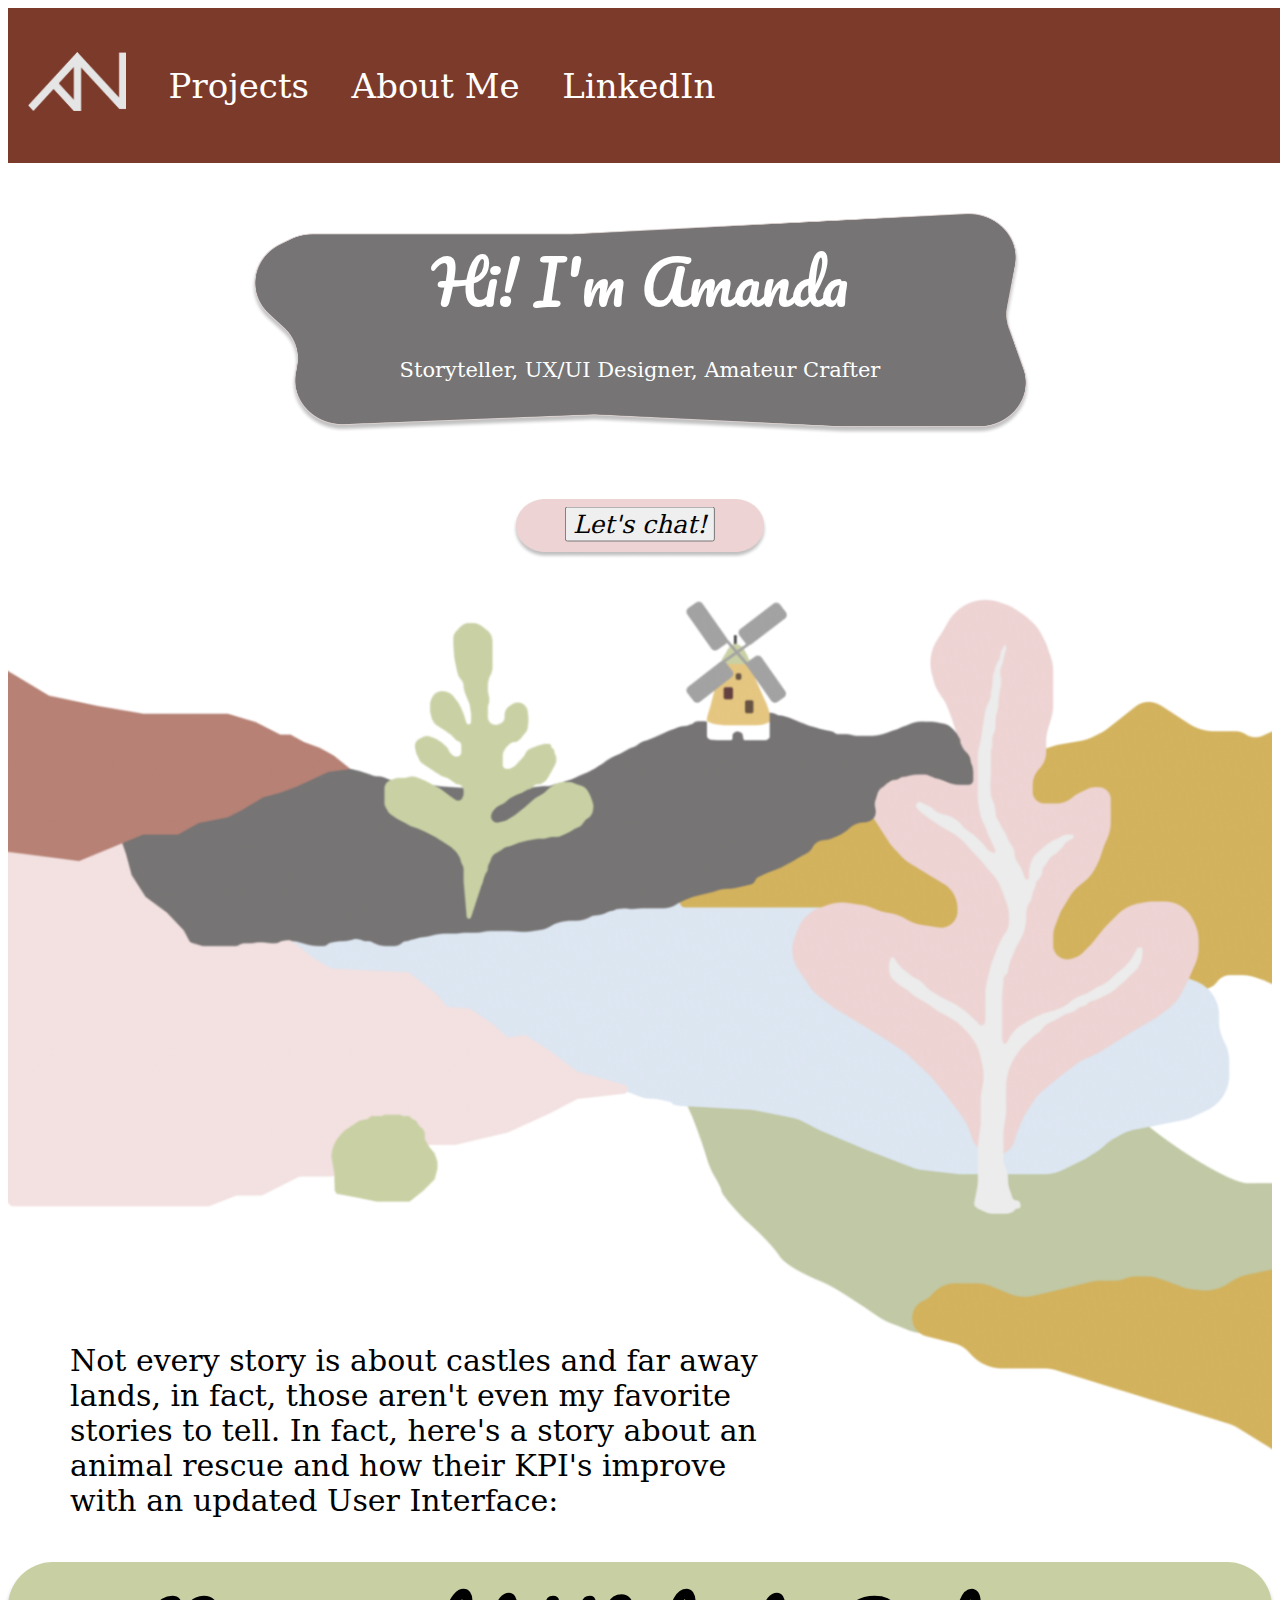
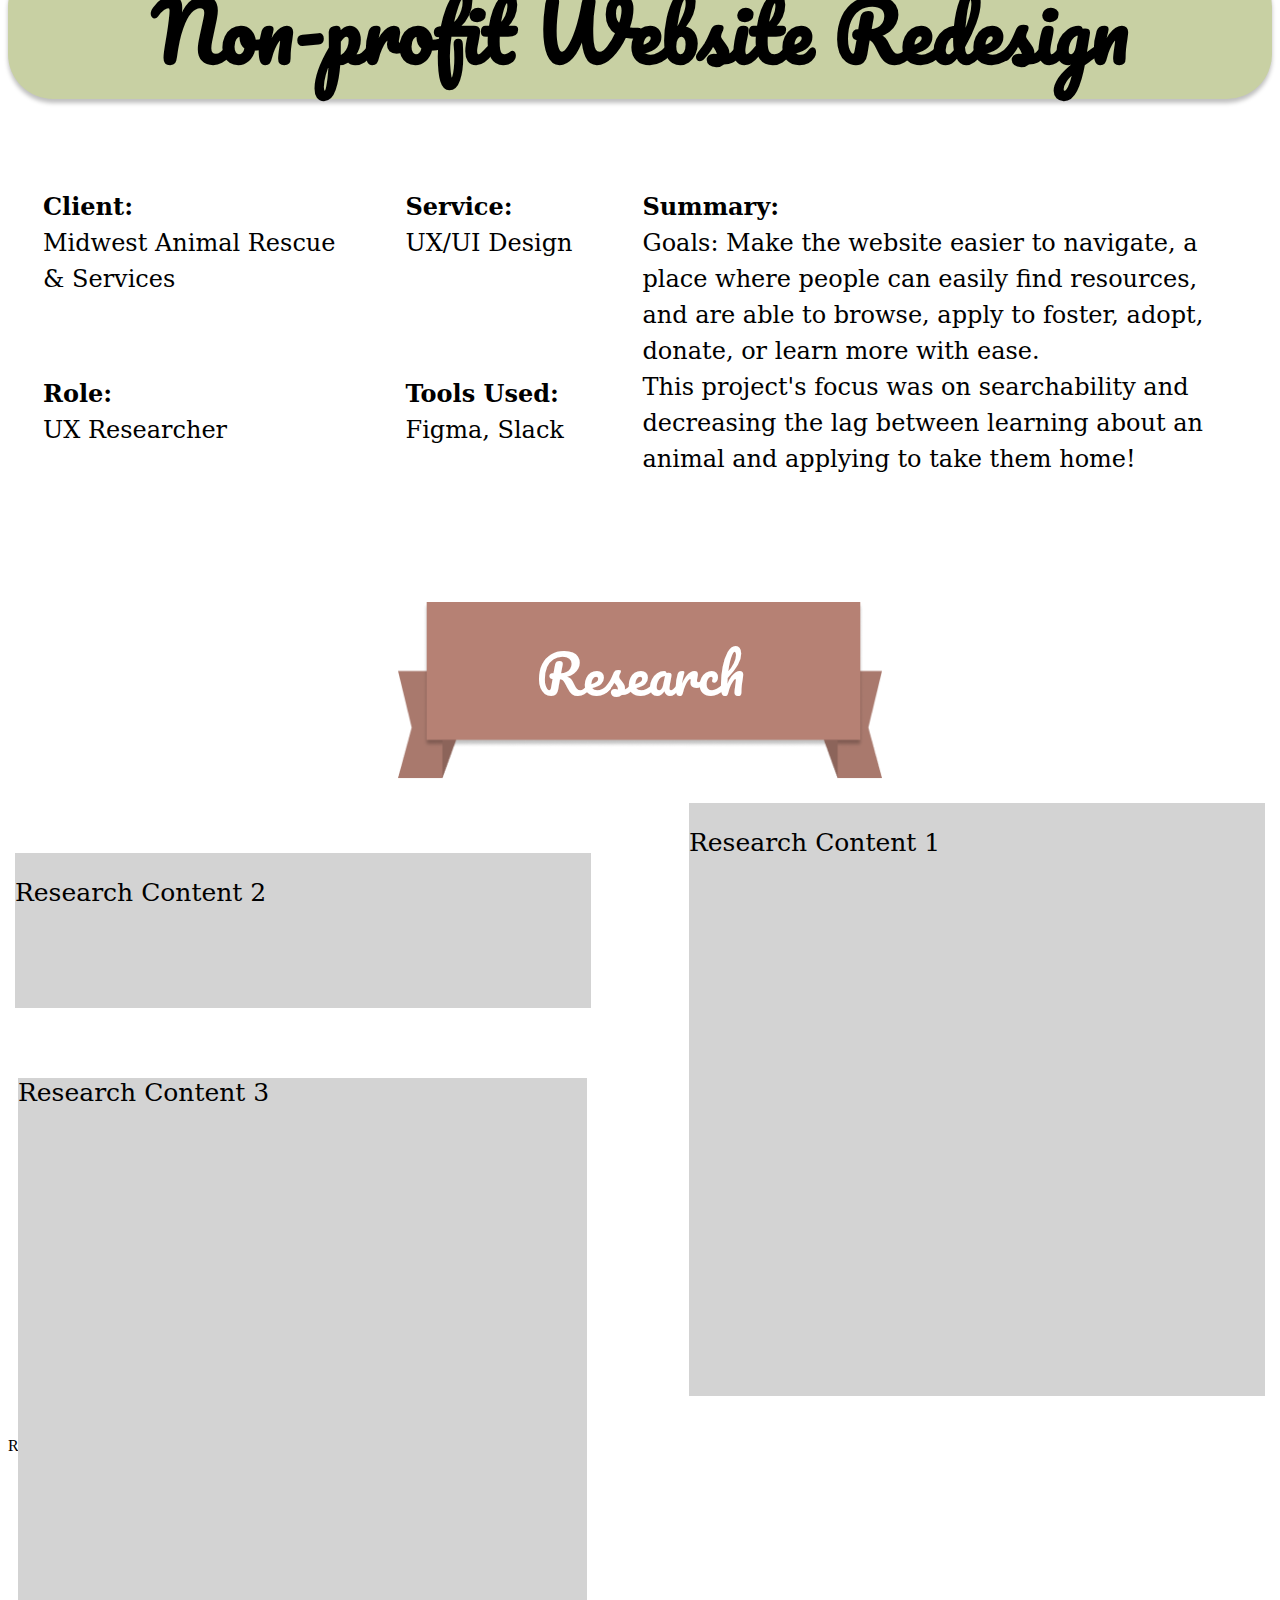
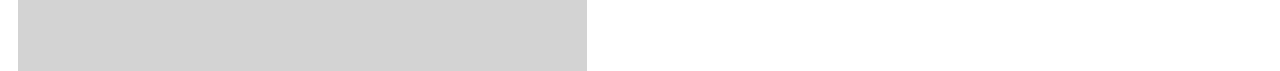
<file: index.html>
<!DOCTYPE html>
<html>
<head>
  <link href="CSS/style.css" type="text/css" rel="stylesheet">
  <title>Amanda Noren UX Design</title>
  <link href="https://fonts.googleapis.com/css2?family=Gentium+Book+Basic&family=Pacifico&display=swap" rel="stylesheet"> 
</head>
<body>
<section class="home">
  <nav id="navBar">
    <p><a href="index.html"><img src="Images/Logo.png" alt="Amanda Noren Design Home" width="98" height="59.46"></a></p>
    <div id="navigation">
      <p><a href="#">Projects</a></p>
      <p><a href="../html/about.html">About Me</a></p>
      <p><a href="https://www.linkedin.com/in/amanda-noren/">LinkedIn</a></p>
    </div>
    </nav>
  <div class="container">
    <img src="Images/Name Bkg.png" width= 781px height= 222px>
    <p class="centered">Hi! I'm Amanda</p>
    <p class= "under"> Storyteller, UX/UI Designer, Amateur Crafter</p>
  </div>
  <div class="container" class="tupperware">
    <img src="Images/Button.png" width=256px height=60px>
    <button type="button" class="middle">Let's chat!</button>
  </div>
  <div class="heroImg">
    <img src="Images/Scene.png" width= 100% height= 200%>
    <p class="bottomLeft">Not every story is about castles and far away lands, in fact, those aren't even my favorite stories to tell. In fact, here's a story about an animal rescue and how their KPI's improve with an updated User Interface:</p>
  </div>
  <div class= "caseName">
      <p><h2>Non-profit Website Redesign</h2></p>
  </div>
  <div class="grid-container">
    <div class="item1"><b>Client:</b><br>Midwest Animal Rescue <br>& Services</div>
    <div class="item2"><b>Service:</b><br>UX/UI Design</div>
    <div class="item3"><b>Summary:</b><br>Goals: Make the website easier to navigate, a place where people can easily find resources, and are able to browse, apply to foster, adopt, donate, or learn more with ease. <br>This project's focus was on searchability and decreasing the lag between learning about an animal and applying to take them home!</div>  
    <div class="item4"><b>Role:</b><br>UX Researcher</div>
    <div class="item5"><b>Tools Used:</b><br>Figma, Slack</div>
  </div>
  <div class= "container" class="box-collection">
    <div class="container" class="banner">
    <img src="Images/Banner.png" width=484.2px height=177.3px></div>
    <p class="align">Research</p> </div>
    <div class= "research-content1"width=467px height=593px>
        <p>Research Content 1</p> </div>
    <div class= "research-content2"width=467px height=593px>
        <p>Research Content 2</p> </div>
    <div class= "research-content3"width=467px height=593px>
        <p>Research Content 3</p> </div>
     <div class= "research-content4"width=467px height=593px>
        <p>Research Content 4</p> </div>
  </div>
  </section>
  

</body>
<script src="../js/index.js"
></script>
</html>
</file>
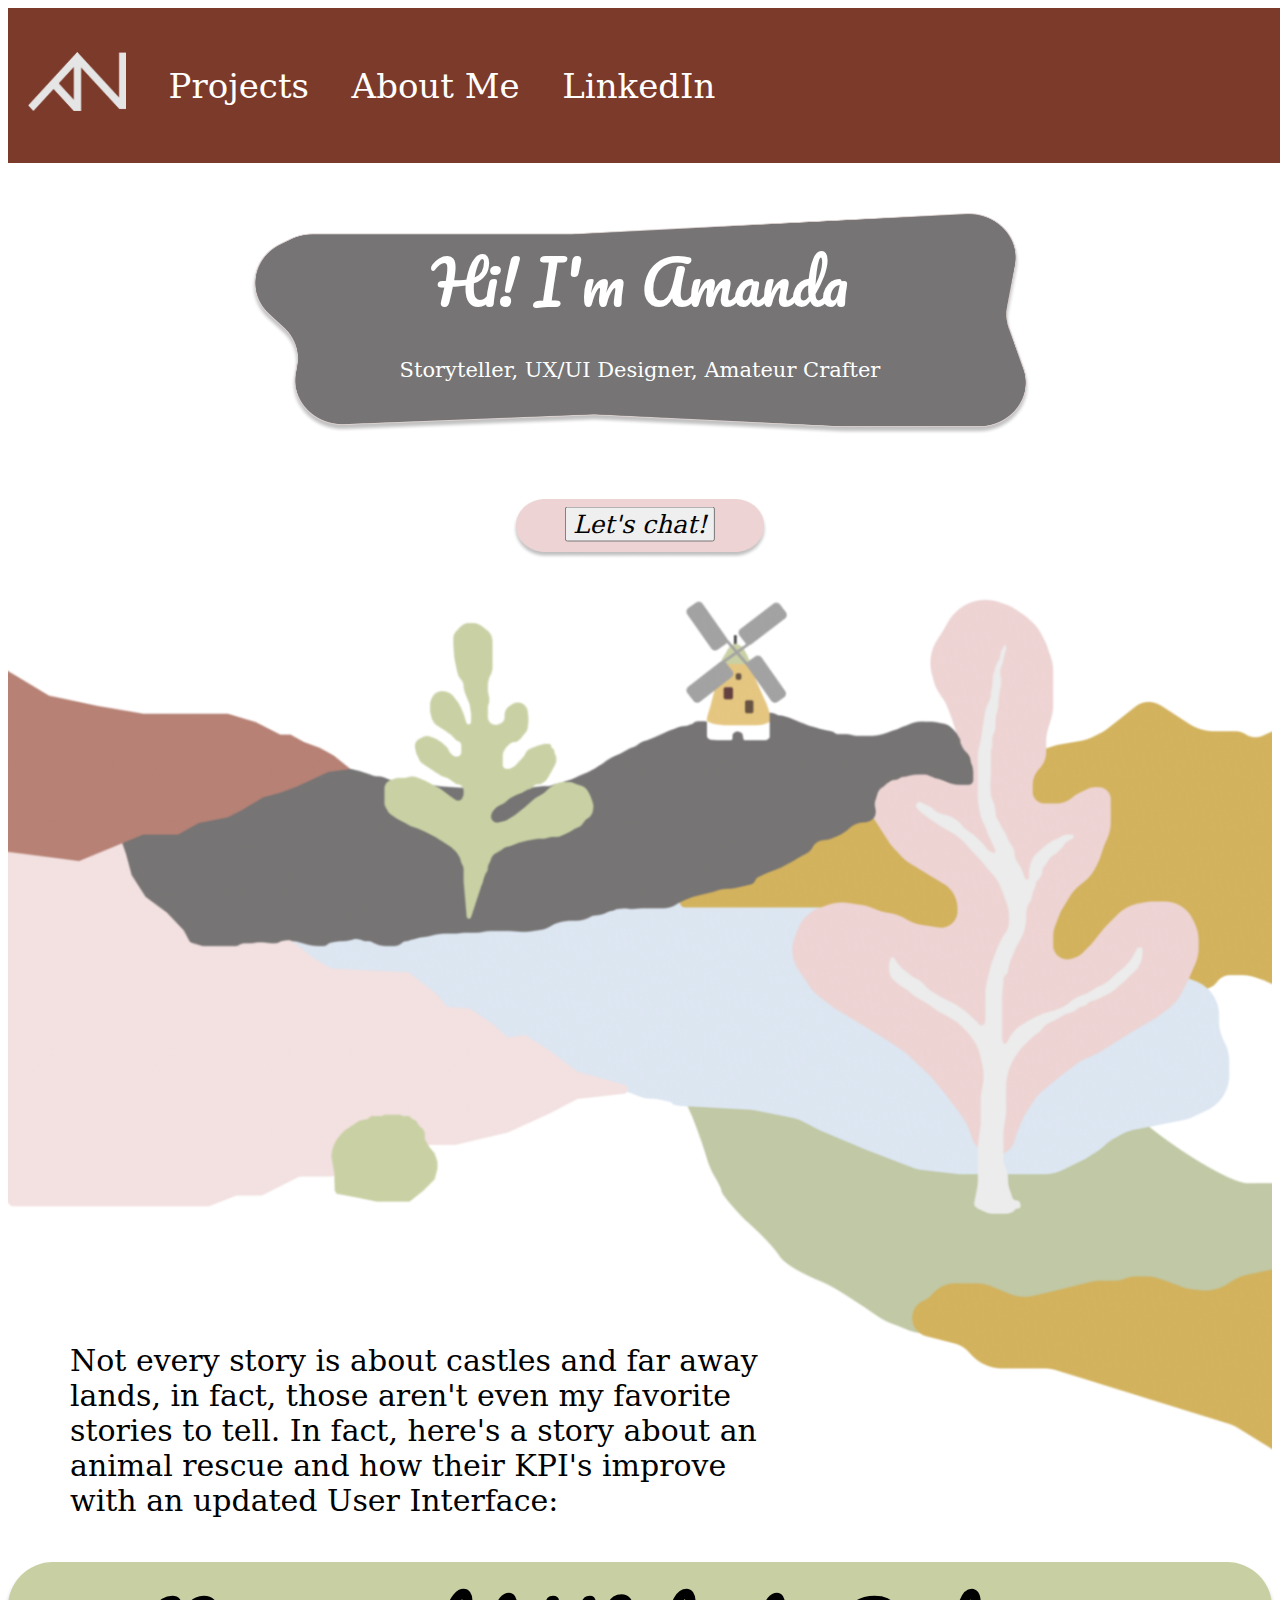
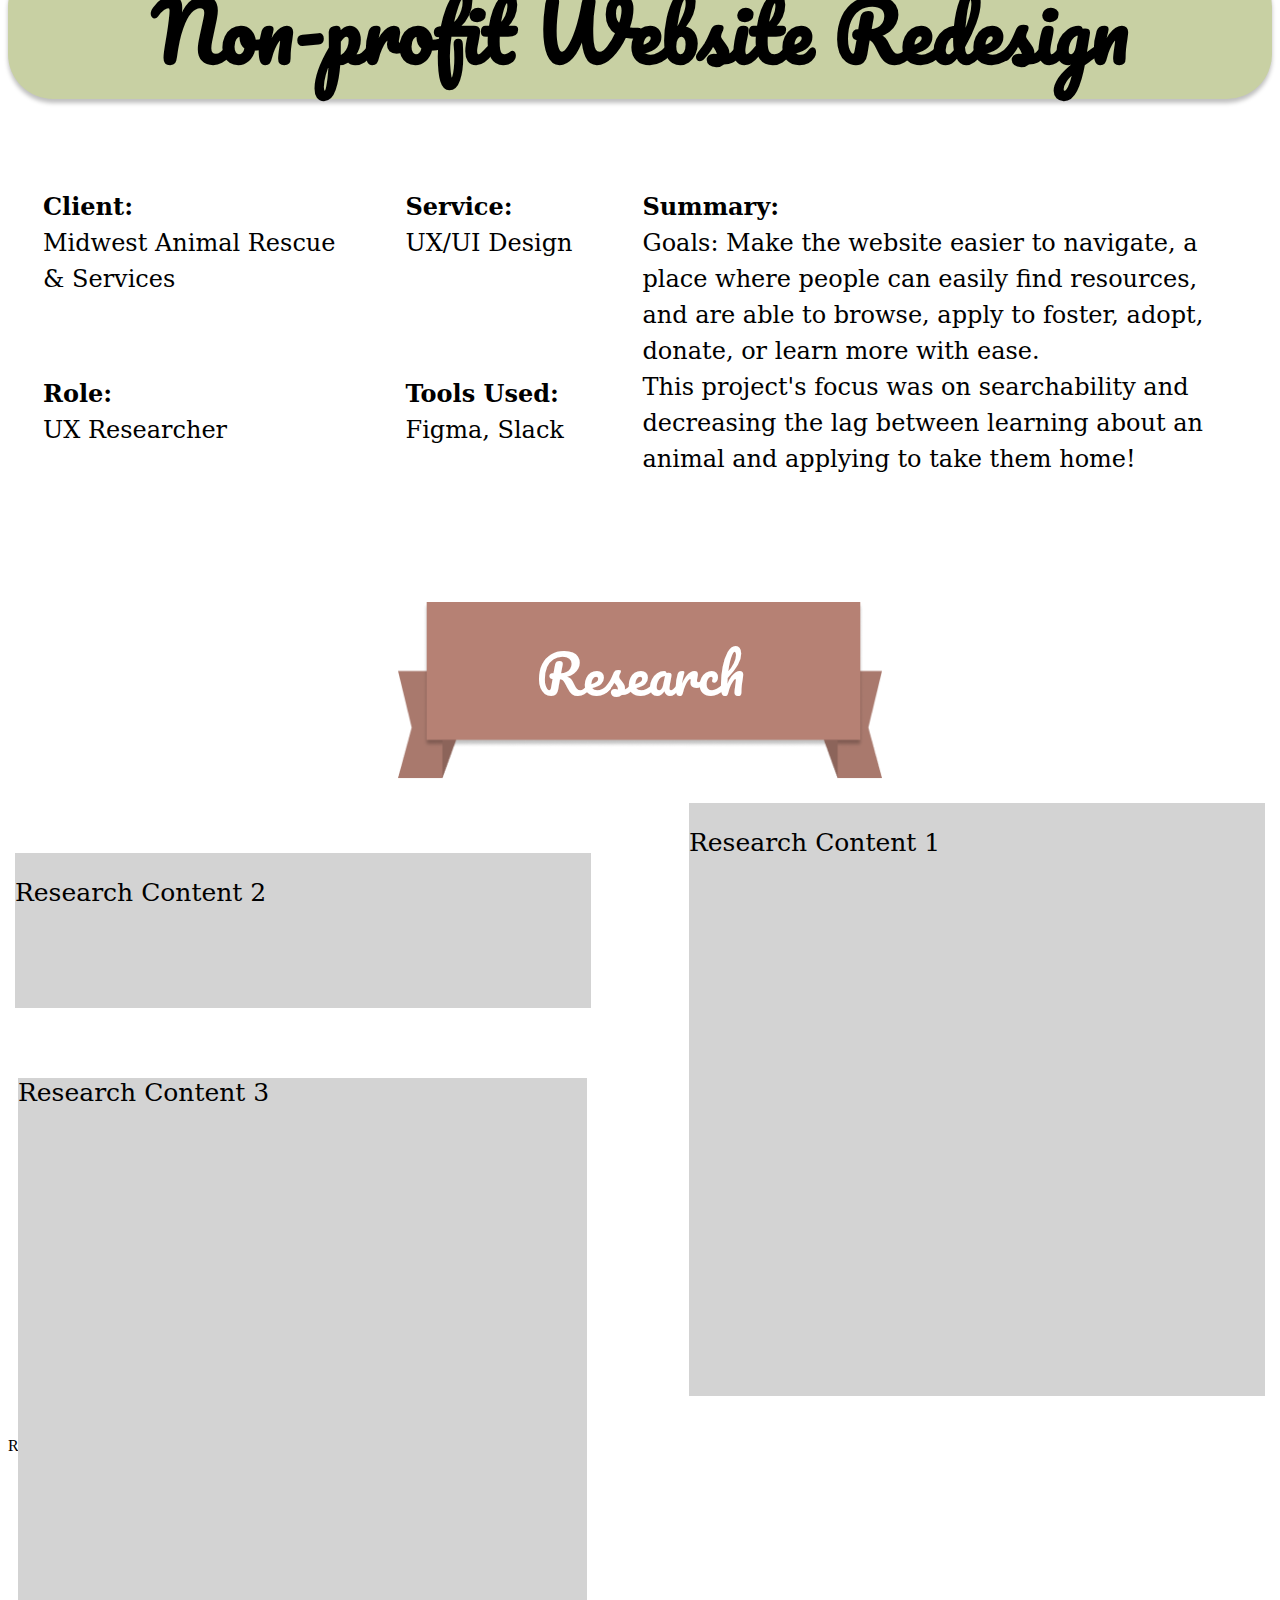
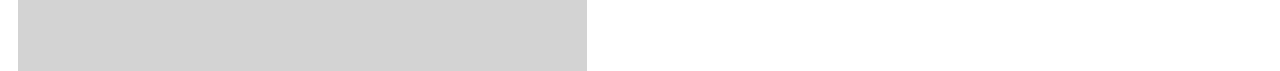
<file: html/index.html>
<!DOCTYPE html>
<html>
<head>
  <link href="../CSS/style.css" type="text/css" rel="stylesheet">
  <title>Amanda Noren UX Design</title>
  <link href="https://fonts.googleapis.com/css2?family=Gentium+Book+Basic&family=Pacifico&display=swap" rel="stylesheet"> 
</head>
<body>
<section class="home">
  <nav id="navBar">
    <p><a href="../html/index.html"><img src="../Images/Logo.png" alt="Amanda Noren Design Home" width="98" height="59.46"></a></p>
    <div id="navigation">
      <p><a href="#">Projects</a></p>
      <p><a href="../html/about.html">About Me</a></p>
      <p><a href="https://www.linkedin.com/in/amanda-noren/">LinkedIn</a></p>
    </div>
    </nav>
  <div class="container">
    <img src="../Images/Name Bkg.png" width= 781px height= 222px>
    <p class="centered">Hi! I'm Amanda</p>
    <p class= "under"> Storyteller, UX/UI Designer, Amateur Crafter</p>
  </div>
  <div class="container" class="tupperware">
    <img src="../Images/Button.png" width=256px height=60px>
    <button type="button" class="middle">Let's chat!</button>
  </div>
  <div class="heroImg">
    <img src="../Images/Scene.png" width= 100% height= 200%>
    <p class="bottomLeft">Not every story is about castles and far away lands, in fact, those aren't even my favorite stories to tell. In fact, here's a story about an animal rescue and how their KPI's improve with an updated User Interface:</p>
  </div>
  <div class= "caseName">
      <p><h2>Non-profit Website Redesign</h2></p>
  </div>
  <div class="grid-container">
    <div class="item1"><b>Client:</b><br>Midwest Animal Rescue <br>& Services</div>
    <div class="item2"><b>Service:</b><br>UX/UI Design</div>
    <div class="item3"><b>Summary:</b><br>Goals: Make the website easier to navigate, a place where people can easily find resources, and are able to browse, apply to foster, adopt, donate, or learn more with ease. <br>This project's focus was on searchability and decreasing the lag between learning about an animal and applying to take them home!</div>  
    <div class="item4"><b>Role:</b><br>UX Researcher</div>
    <div class="item5"><b>Tools Used:</b><br>Figma, Slack</div>
  </div>
  <div class= "container" class="box-collection">
    <div class="container" class="banner">
    <img src="../Images/Banner.png" width=484.2px height=177.3px></div>
    <p class="align">Research</p> </div>
    <div class= "research-content1"width=467px height=593px>
        <p>Research Content 1</p> </div>
    <div class= "research-content2"width=467px height=593px>
        <p>Research Content 2</p> </div>
    <div class= "research-content3"width=467px height=593px>
        <p>Research Content 3</p> </div>
     <div class= "research-content4"width=467px height=593px>
        <p>Research Content 4</p> </div>
  </div>
  </section>
  

</body>
<script src="../js/index.js"
></script>
</html>
</file>
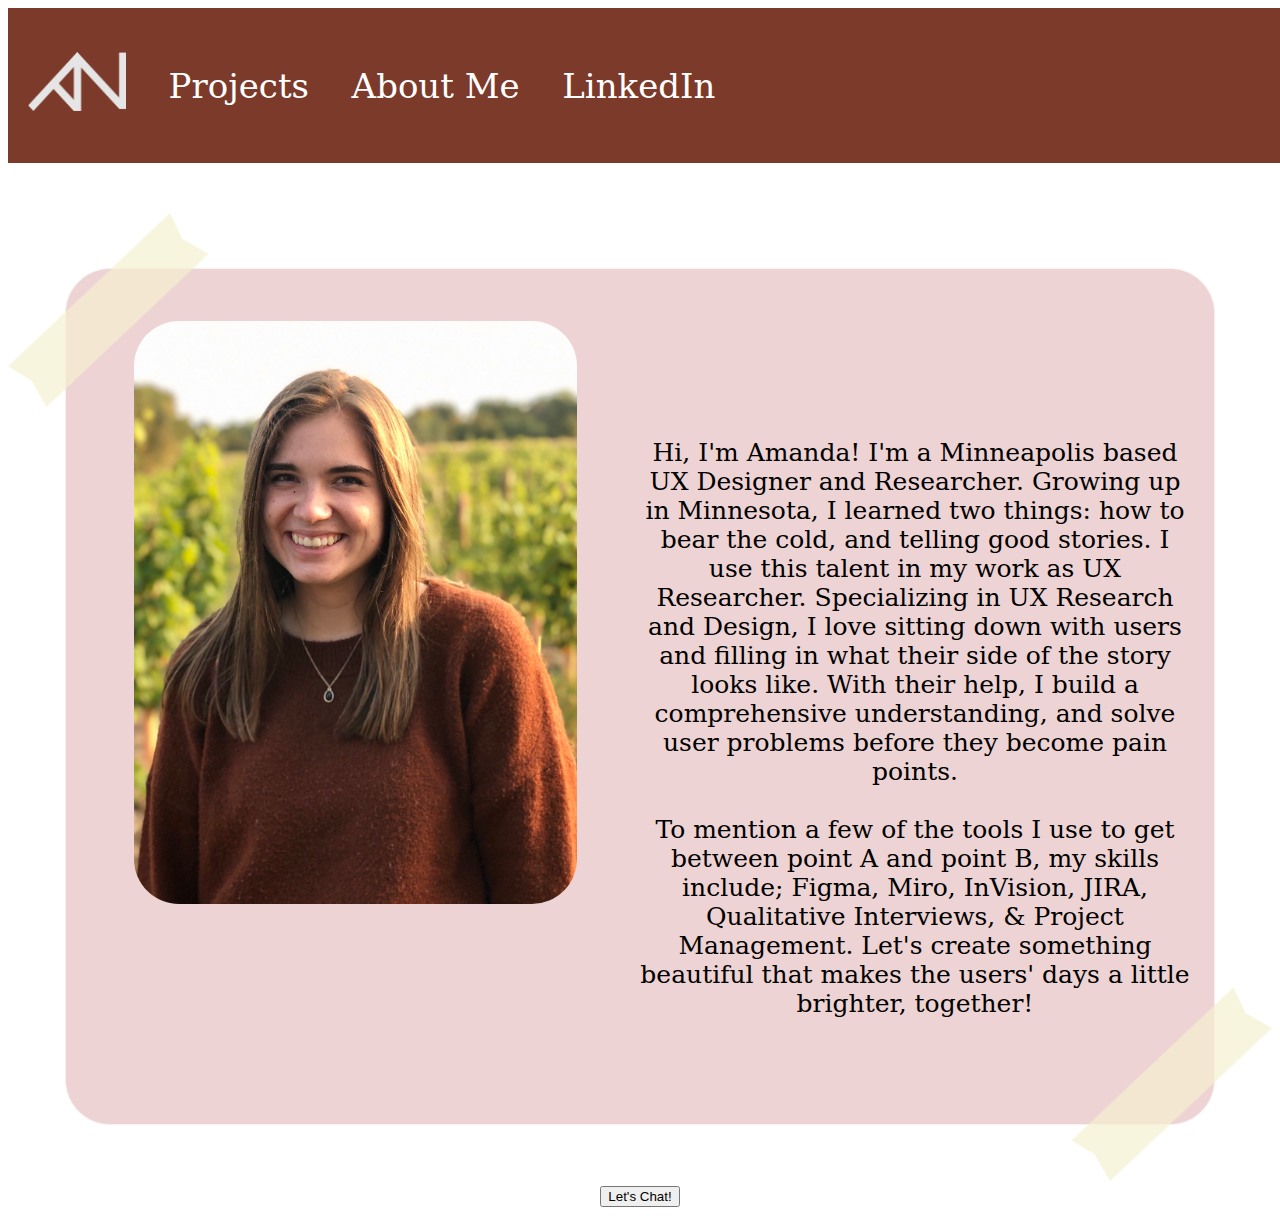
<file: html/about.html>
<!DOCTYPE html>
<html>
    <meta charset="UTF-8">
    <meta name="viewport" content="width=device-width, initial-scale=1">
<head>
  <link href="../CSS/style.css" type="text/css" rel="stylesheet">
  <title>About Amanda</title>
  <link href="https://fonts.googleapis.com/css2?family=Gentium+Book+Basic&family=Pacifico&display=swap" rel="stylesheet"> 
</head>
<body>
    <section class="home">
        <nav id="navBar">
          <p><a href="../index.html"><img src="../Images/Logo.png" alt="Amanda Noren Design Home" width="98" height="59.46"></a></p>
          <div id="navigation">
            <p><a href="#">Projects</a></p>
            <p><a href="../html/about.html">About Me</a></p>
            <p><a href="https://www.linkedin.com/in/amanda-noren/">LinkedIn</a></p>
          </div>
          </nav>
<section class="aboutMe">
    <div class="parent">
    <img class= "craft" src="../Images/About Me Background.png">
    <img class="amanda" src="../Images/IMG_1997 2.jpg">
        <p class="Hi">It's Nice to Meet You!</p>
        <p class="bio">Hi, I'm Amanda! I'm a Minneapolis based UX Designer and Researcher. Growing up in Minnesota, I learned two things: how to bear the cold, and telling good stories. I use this talent in my work as UX Researcher.

        Specializing in UX Research and Design, I love sitting down with users and filling in what their side of the story looks like. With their help, I build a comprehensive understanding, and solve user problems before they become pain points. <br><br>
        
        To mention a few of the tools I use to get between point A and point B, my skills include; Figma, Miro, InVision, JIRA, Qualitative Interviews, & Project Management.
        
        Let's create something beautiful that makes the users' days a little brighter, together!</p>
        
      <button class= "button" type="button">Let's Chat!</button>
    </div> 
    
    
 
</section>
</body>
  </html>
</file>
<file: CSS/style.css>
#navBar {
    display: flex;
    flex-direction: row;
    margin: 0px 0px;
    font-family: "Gentium Book Basic", "serif";
    background-color: #7C3A2A;
    color: white;
    width: 100%;
    padding: 20px;
    font-size: 24px;
    text-decoration: none;
    
  }
  #navBar h1 {
    width: 25%;
    font-weight: 500;
    font-style: normal;
    text-decoration: none;
  }
  #navigation {
    display: flex;
    width: 50%;
    align-items: center;
    justify-content: space-evenly;
    text-decoration: none;
  }
  a {
    text-decoration: none;
    color: white;
    font-family:"Gentium Book Basic", "serif";
    align-items: center;
    font-size: 34px;
  }
  .container {
    position: relative;
    text-align: center;
    color: white;
    padding-top: 50px;
    padding-bottom: 10px;
  }

.centered {
    position: absolute;
    top: 20%;
    left: 50%;
    text-align: center;
    transform: translate(-50%, -50%);
    font-family: "Pacifico", "cursive";
    font-size: 60px;

  }

.under {
    position: absolute;
    top: 65%;
    left: 50%;
    transform: translate(-50%, -50%);
    font-family: "Gentium Book Basic", "serif";
    font-size: 21px;
    padding: 30px;
}
.tupperware {
    position: relative;
    text-align: center;
    color: black;
    padding: 5px; 
  }
.middle {
    position: absolute;
    top: 60%;
    left: 50%;
    transform: translate(-50%, -50%);
    font-family: "Gentium Book Basic", "serif";
    font-size: 25px;
    font-style: italic;
}

.heroImg {
    position: relative;
    text-align:left;
    color: black;
    padding-top: 25px;
    padding-bottom: 20px;
}

.bottomLeft {
    position: absolute;
    top: 80%;
    left: 62px;
    font-family: "Gentium Book Basic", "serif";
    font-size: 30px;
    width: 691px;
    height: 225px;
}
.caseName {
    position: relative;
    text-align: center;
    margin: 0px 0px;
    background: #c8d0a3;
    box-shadow: 0px 4px 4px rgba(0,0,0,0.25);
    border-radius: 45px;
    font-family: "Pacifico", "cursive";
    color:black;
    font-size: 52px;
}
.item1 { grid-area: client; }
.item2 { grid-area: service; }
.item3 { grid-area: summary; }
.item4 { grid-area: role; }
.item5 { grid-area: tools; }

.grid-container {
  display: grid;
  grid-template-areas:
    'client client service service summary summary'
    'role role tools tools summary summary';
  grid-gap: 10px;
  background-color: #fff;
  padding: 5px;
  table-layout: fixed;
  border-spacing: 0px;
  margin-left: auto;
  font-family: "Gentium Book Basic", "serif";
  line-height: 1.5;
  font-size: 24px;
}

.grid-container > div {
  background-color: rgba(255, 255, 255, 0.8);
  text-align: left;
  padding: 20px 30px;
  }
.box-collection {
    position: relative;
    text-align: left;
    color: black;
    padding: 5px; 
    padding-top: 40px;
    width: 100%;
    
}

.banner {
  position: relative;
  left: 418px;
  top: 10px;
  margin-bottom: 8px;
  
}
.align {
  font-family: "Pacifico", "cursive";
  font-size: 54px;
  font-style: normal;
  position: absolute;
  top: 39%;
  left: 50%;
  transform: translate(-50%, -50%);
   
}
.research-content1 {
    position: absolute;
    right: 15px;
    top: 205x;
    font-family: "Gentium Book Basic", "serif";
    font-size: 25px;
    height:593px;
    width:45%;
    background: lightgray;}
.research-content2 {
   margin-top: 50px;
    position: absolute;
    left: 15px;
    top: 300x;
    font-family: "Gentium Book Basic", "serif";
    font-size: 25px;
    height:155px;
    width:45%;
    background: lightgray;
}
.research-content3 {
    position: relative;
    left: 10px;
    top: 250px;
    font-family: "Gentium Book Basic", "serif";
    font-size: 25px;
    height:593px;
    width:45%;
    background: lightgray;}

/* .research-content4 {
    position: relative;
    right: 15px;
    top: 885px;
    font-family: "Gentium Book Basic", "serif";
    font-size: 25px;
    height:257px;
    width:45%;
    background: lightgray;} */

.parent {
  position: relative;
  text-align: center;
  color: white;
  padding-top: 50px;
  padding-bottom: 10px;
}

.craft {
  position: relative;
  width: 100%
}
.amanda {
  position: absolute;
  width: 35%;
  left: 10%;
  top: 15%;
  border-radius: 45px;
}

.Hi {
  position: absolute;
  color: black;
  font-family: "Pacifico", "cursive";
  left: 1500px;
  bottom: 775px;
  /* I have no idea what's happening here */
  font-size: 48px;
}
  
.bio {
  position: absolute;
  left: 50%;
  top: 250px;
  width: 550px;
  height: 494px;
  font-family: "Gentium Book Basic" , "serif";
  font-style: normal;
  font-weight: normal;
  font-size: 25px;
  /* line-height: 29px; */
  color: #000000;
} */

/* .button{
  position: relative;
  width: 256px;
  height: 69px;
  color: black;
  font-style:italic;
  font-family: "Gentium Book Basic", "cursive";
  font-weight: bold;
  font-size: 36px;
  line-height: 46px;
  border-radius: 45px;
  background: rgba(139, 123, 68, 0.39);
  border: none;
} */


.workHeader {
  position: absolute;
  align-items: center;
}
.workBanner {
  width: 50%;
  height: 250px;
  align-items: center;
  justify-content: center;
 
  
}
.northPole {
    position: absolute;
    left: 125%;
    top: 2%;
    font-family: "Pacifico", "cursive";
    font-size: 60px;
}
.container2 {
  display: flex;
  flex-wrap: wrap;
  flex-flow: row wrap;
  justify-content: center;
}
/* I'm almost positive that container is doing absolutely nothing */


  .mnDNRparent {
  position: absolute;
  top: 0;
  left: 0;
  }

  .DNRbkg {
    position: absolute;
    top: 4600px;
    left: 10px;
  }

  .DNRimg {
    position: absolute;
    top: 4720px;
    left: 40px;
  }

  .project1 {
    position: relative;
    top: 1700px;
    left: 370px;
  }

.dnrTXT1 {
  font-size: 42px;
  font-style: italic;
  background: #767474;
  border: 1px solid #A88E8E;
  box-sizing: border-box;
  border-radius: 45px;
  color: white;
  height: 114px;
  width: 503px;
  overflow-wrap: normal;
  padding-top: 10px;
  padding-right: 5px;
  text-align:center;
  font-family:"Gentium Book Basic", "cursive";
} 

.dnrTXT2 {
  text-align:left;
  font-family:"Gentium Book Basic", "cursive";
  font-size: 32px;
  height: 297px;
  width: 498px;
}
.View1 {
  position: absolute;
  top: 550px;
  left: 195px;
}

.project2 {
  position: absolute;
  top: 5200px;
  left: 2%;
}
.marsTXT1 {
  font-size: 42px;
  font-style: italic;
  background: #767474;
  border: 1px solid #A88E8E;
  box-sizing: border-box;
  border-radius: 45px;
  color: white;
  height: 114px;
  width: 503px;
  overflow-wrap: normal;
  padding-top: 10px;
  padding-right: 5px;
  text-align:center;
  font-family:"Gentium Book Basic", "cursive";
  left: 20px;
}
.marsTXT2 {
  position: absolute;
  top: 5380px;
  left: 4%;
  text-align:left;
  font-family:"Gentium Book Basic", "cursive";
  font-size: 32px;
  height: 297px;
  width: 498px;
  overflow-wrap: normal;
}
.View2 {
  position: absolute;
  top: 5780px;
  left: 195px;
}

.marsParent {
  position: absolute;
  top: 0;
  left: 0;
  }
.MARSbkg {
    position: absolute;
    top: 5270px;
    left: 855px;
  }

.marsImg {
    position: absolute;
    top: 5390px;
    left: 920px;
  }

  .project3 {
    position: absolute;
    top: 5900px;
    left: 870px;
  }

  .rxTXT1 {
  font-size: 42px;
  font-style: italic;
  background: #767474;
  border: 1px solid #A88E8E;
  box-sizing: border-box;
  border-radius: 45px;
  color: white;
  height: 114px;
  width: 503px;
  overflow-wrap: normal;
  padding-top: 10px;
  padding-right: 5px;
  text-align:center;
  font-family:"Gentium Book Basic", "cursive";
  }
  .rxTXT2 {
    position: absolute;
    top: 190px;
    left: 4%;
    text-align:left;
    font-family:"Gentium Book Basic", "cursive";
    font-size: 32px;
    height: 297px;
    width: 498px;
    overflow-wrap: normal;
  }
  .View3 {
    position: absolute;
    top: 560px;
    left: 195px;
  }
  .foodrxParent {
    position: absolute;
    top: 0;
    left: 0;
  }
  .foodRXbkg {
    position: absolute;
    top: 5990px;
    left: 15px;
  }

  .FXimg {
    position: relative;
    top: 6035px;
    left: 165px;
  }

  .project4 {
    position: absolute;
    top: 6600px;
    left: 25px;
  }

  .ffhTXT1 {
    font-size: 42px;
    font-style: italic;
    background: #767474;
    border: 1px solid #A88E8E;
    box-sizing: border-box;
    border-radius: 45px;
    color: white;
    height: 114px;
    width: 503px;
    overflow-wrap: normal;
    padding-top: 10px;
    padding-right: 5px;
    text-align:center;
    font-family:"Gentium Book Basic", "cursive";
    }
  .ffhTXT2 {
    position: absolute;
    top: 6790px;
    left: 3%;
    text-align:left;
    font-family:"Gentium Book Basic", "cursive";
    font-size: 32px;
    height: 297px;
    width: 495px;
    overflow-wrap: normal;
  }
.View4 {
    position: absolute;
    top: 7240px;
    left: 195px;
}
.ffHParent {
  position: absolute;
    top: 6640px;
    left: 855px;
}

/* On screens that are 600px or less, set the background color to wheat */
@media screen and (max-width: 600px) {
  body {
    background-color: wheat;
  }
}
/* this also isn't working on github, but i'm okay with that */

/* everything is so big!!!!! will fix later on */
</file>
